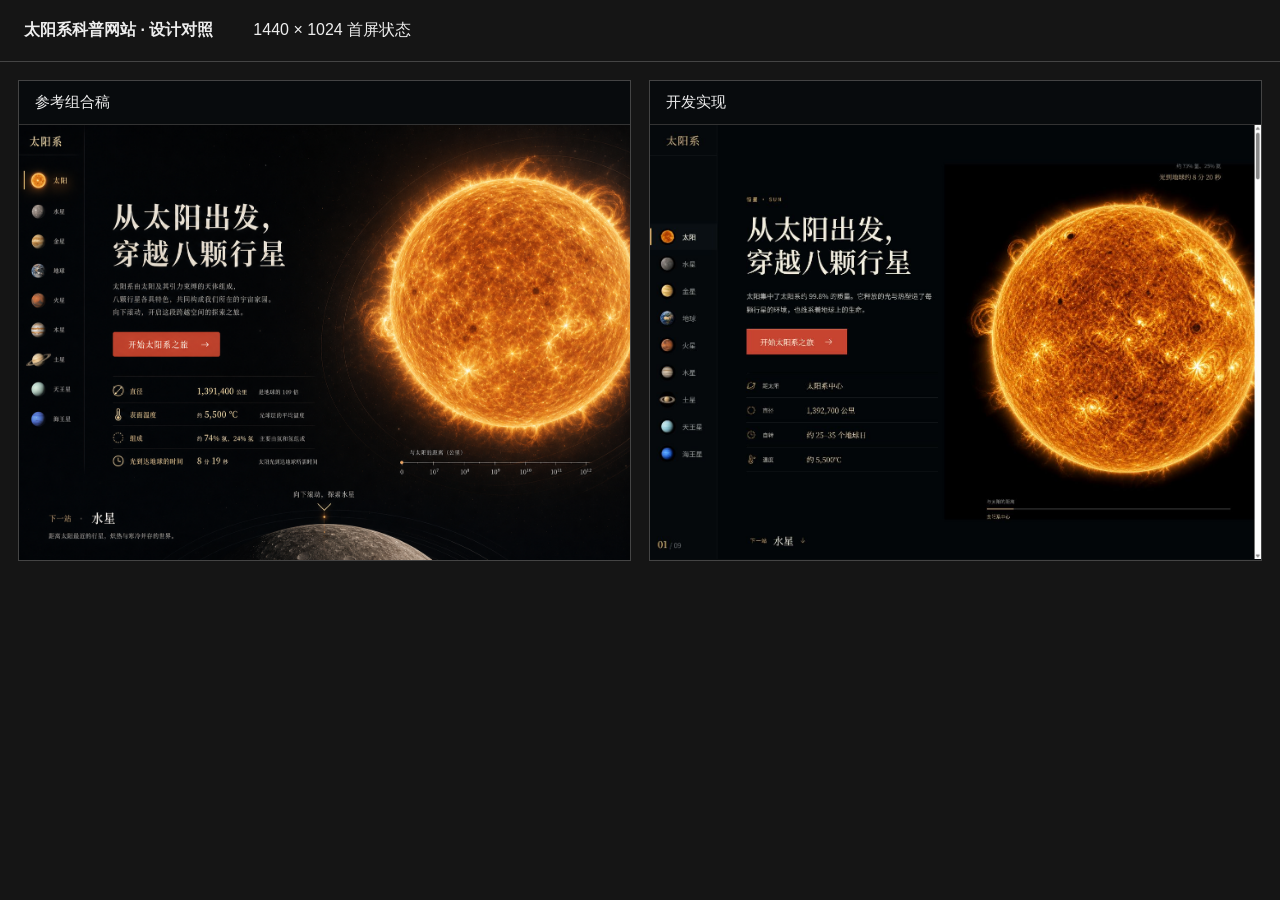
<file: qa-comparison.html>
<!doctype html>
<html lang="zh-CN">
  <head>
    <meta charset="UTF-8" />
    <meta name="viewport" content="width=device-width, initial-scale=1.0" />
    <title>设计对照验收</title>
    <style>
      *{box-sizing:border-box}body{margin:0;background:#151515;color:#eee;font-family:Arial,"Microsoft YaHei",sans-serif}header{height:62px;display:flex;align-items:center;gap:40px;padding:0 24px;border-bottom:1px solid #444}main{display:grid;grid-template-columns:1fr 1fr;gap:18px;padding:18px}.panel{background:#080b0d;border:1px solid #444}.panel h2{font-size:15px;font-weight:500;margin:0;padding:12px 16px;border-bottom:1px solid #333}.panel img{width:100%;display:block;object-fit:contain;object-position:top}
    </style>
  </head>
  <body>
    <header><strong>太阳系科普网站 · 设计对照</strong><span>1440 × 1024 首屏状态</span></header>
    <main>
      <section class="panel"><h2>参考组合稿</h2><img src="qa/reference.png" alt="参考组合稿" /></section>
      <section class="panel"><h2>开发实现</h2><img src="qa/implementation.png" alt="开发实现" /></section>
    </main>
  </body>
</html>
</file>
